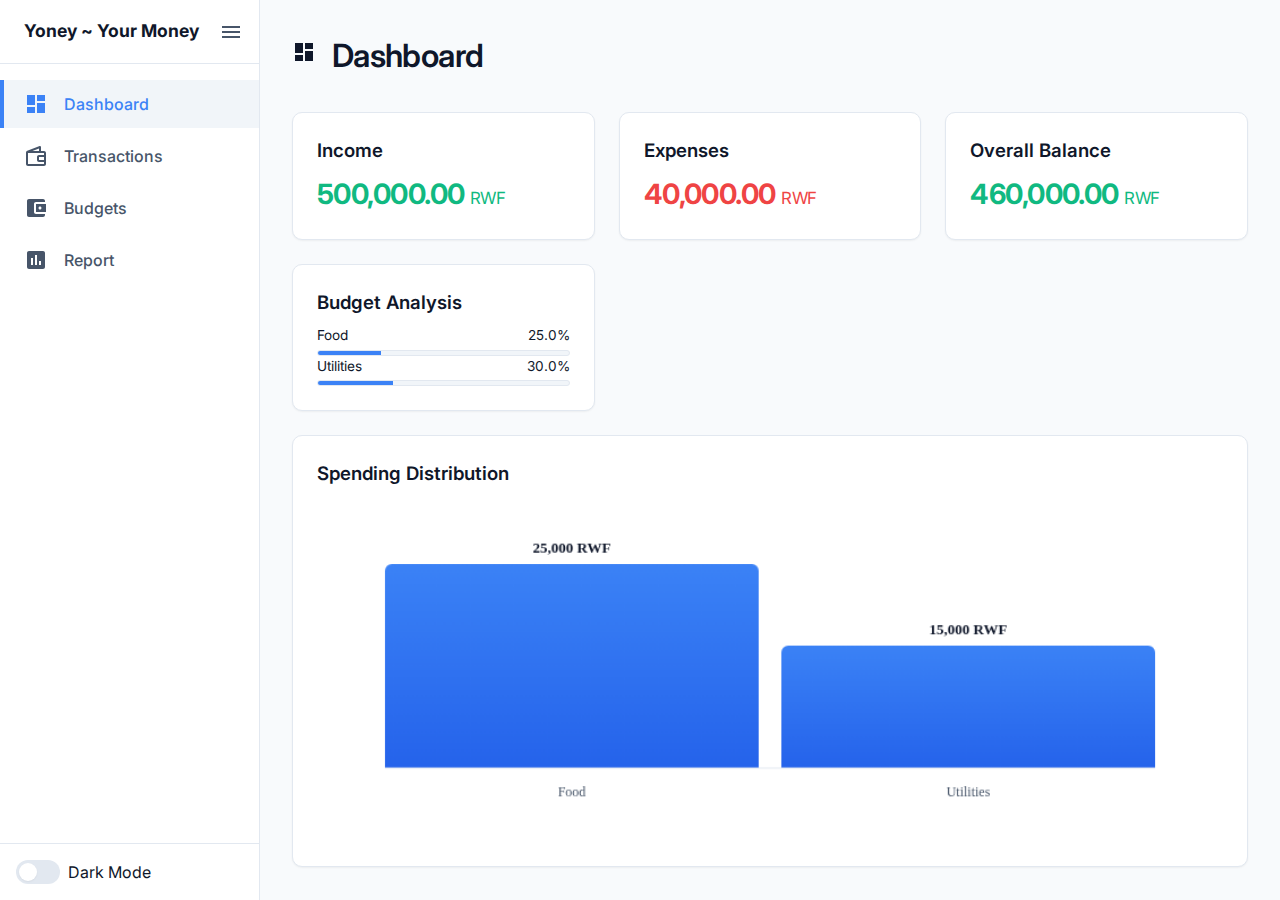
<file: index.html>
<!DOCTYPE html>
<html lang="en">
<head>
  <meta charset="UTF-8">
  <meta name="viewport" content="width=device-width, initial-scale=1.0, maximum-scale=1">
  <title>Student Finance Tracker</title>
  
  <!-- Meta tags for social sharing -->
  <meta property="og:title" content="Student Finance Tracker" />
  <meta property="og:description" content="A powerful, offline-first tool for students to manage their finances." />
  <meta property="og:type" content="website" />

  <!--Stylesheet-->
  <link rel="stylesheet" href="styles/main.css">

  <!-- FaveIcons & Fonts-->
  <link rel="icon" type="image/png" href="/favicon.png" />
  <link href="https://fonts.googleapis.com/css2?family=Inter:wght@400;500;600;700&display=swap" rel="stylesheet">
</head>
<body class="light-theme">

  <!-- Saving Image IDs -->
  <svg style="display: none;">
    <defs>
      <g id="icon-menu"><path d="M3 18h18v-2H3v2zm0-5h18v-2H3v2zm0-7v2h18V6H3z"/></g>
      <g id="icon-dashboard"><path d="M3 13h8V3H3v10zm0 8h8v-6H3v6zm10 0h8V11h-8v10zm0-18v6h8V3h-8z"/></g>
      <g id="icon-transactions"><path d="M20 7h-3V3c0-.33-.16-.64-.43-.82a.98.98 0 0 0-.92-.11L3.28 6.82C2.51 7.11 2 7.87 2 8.69V20c0 1.1.9 2 2 2h16c1.1 0 2-.9 2-2V9c0-1.1-.9-2-2-2m-5-2.54V7H8.39zM4 20V9h16v2h-5c-1.1 0-2 .9-2 2v3c0 1.1.9 2 2 2h5v2zm16-4h-5v-3h5z"/></g>
      <g id="icon-budgets"><path d="M21 18v1c0 1.1-.9 2-2 2H5c-1.11 0-2-.9-2-2V5c0-1.1.89-2 2-2h14c1.1 0 2 .9 2 2v1h-9c-1.11 0-2 .9-2 2v8c0 1.1.89 2 2 2h9zm-9-2h10V8H12v8zm4-2.5c-.83 0-1.5-.67-1.5-1.5s.67-1.5 1.5-1.5 1.5.67 1.5 1.5-.67 1.5-1.5 1.5z"/></g>
      <g id="icon-report"><path d="M19 3H5c-1.1 0-2 .9-2 2v14c0 1.1.9 2 2 2h14c1.1 0 2-.9 2-2V5c0-1.1-.9-2-2-2zM9 17H7v-7h2v7zm4 0h-2V7h2v10zm4 0h-2v-4h2v4z"/></g>
    </defs>
  </svg>

  <a href="#main-content" class="skip-link">Skip to main content</a>
  <div aria-live="polite" id="aria-live-region" class="visually-hidden"></div>

  <!--Main Application Container-->
  <div class="app-container">

    <!-- My Awesome Sidebar Navigation-->
    <aside class="sidebar" id="sidebar">
      <div class="sidebar-header">
        <div class="logo-text">Yoney ~ Your Money</div>
        
        <button id="toggle-sidebar" aria-label="Toggle Sidebar" class="icon-btn">
          <svg class="icon"><use href="#icon-menu"></use></svg>
        </button>
      </div>
      <nav class="sidebar-nav">
        <a href="#dashboard" class="nav-link active" data-page="dashboard">
          <svg class="icon"><use href="#icon-dashboard"></use></svg>
          <span class="link-text">Dashboard</span>
        </a>
        <a href="#transactions" class="nav-link" data-page="transactions">
          <svg class="icon"><use href="#icon-transactions"></use></svg>
          <span class="link-text">Transactions</span>
        </a>
        <a href="#budgets" class="nav-link" data-page="budgets">
          <svg class="icon"><use href="#icon-budgets"></use></svg>
          <span class="link-text">Budgets</span>
        </a>
        <a href="#report" class="nav-link" data-page="report">
          <svg class="icon"><use href="#icon-report"></use></svg>
          <span class="link-text">Report</span>
        </a>
      </nav>
      <div class="sidebar-footer">
        <div class="theme-switch-wrapper">
          <label class="theme-switch" for="checkbox">
            <input type="checkbox" id="checkbox" aria-label="Toggle Dark Mode" />
            <div class="slider round"></div>
          </label>
          <span class="theme-text">Dark Mode</span>
        </div>
      </div>
    </aside>
    
    <!-- Main Content Area -->
    <main id="main-content" class="main-content">
      <!-- Dashboard Page -->
      <section id="page-dashboard" class="page active">
        <header class="page-header">
          <h1>
            <svg class="icon-lg"><use href="#icon-dashboard"></use></svg>
            Dashboard
          </h1>
        </header>
        <div class="dashboard-grid">
          <article class="card elevate hover-elevate">
            <h3>Income</h3>
            <p id="dash-income" class="stat text-success" data-testid="text-income">0 RWF</p>
          </article>
          <article class="card elevate hover-elevate">
            <h3>Expenses</h3>
            <p id="dash-expenses" class="stat text-danger" data-testid="text-expenses">0 RWF</p>
          </article>
          <article class="card elevate hover-elevate">
            <h3>Overall Balance</h3>
            <p id="dash-balance" class="stat" data-testid="text-balance">0 RWF</p>
          </article>
          <article class="card elevate hover-elevate budget-analysis-card">
            <h3>Budget Analysis</h3>
            <div id="dash-budget-analysis" data-testid="list-budget-analysis">
              <p class="text-secondary">No budgets defined</p>
            </div>
          </article>
          <!-- Graph for  Expenses: -->
          <article class="card elevate hover-elevate spending-chart-card" style="grid-column: 1 / -1;">
            <h3>Spending Distribution</h3>
            <canvas id="spending-chart" width="800" height="300" style="width: 100%; height: auto;"></canvas>
          </article>
        </div>
      </section>

      <!-- Transactions Page -->
      <section id="page-transactions" class="page hidden">
        <header class="page-header">
          <h1>
            <svg class="icon-lg"><use href="#icon-transactions"></use></svg>
            Transactions
          </h1>
        </header>
        
        <div class="transactions-layout">
          <article class="card form-card elevate">
            <h2>Add Transaction</h2>
            <form id="form-transaction" novalidate>
              <div class="form-group">
                <label for="txn-type">Type</label>
                <select id="txn-type" name="type" required aria-describedby="type-error" data-testid="select-type">
                  <option value="debit">Expense (Credit)</option>
                  <option value="credit">Income (Debit)</Data></option>
                </select>
                <span class="error-msg" id="type-error" role="alert"></span>
              </div>
              
              <div class="form-group" id="budget-group">
                <label for="txn-category">Budget Category</label>
                <select id="txn-category" name="category" required aria-describedby="category-error" data-testid="select-category">
                </select>
                <span class="error-msg" id="category-error" role="alert"></span>
              </div>

              <div class="form-group">
                <label for="txn-desc">Description</label>
                <input type="text" id="txn-desc" name="description" required aria-describedby="desc-error" data-testid="input-desc">
                <span class="error-msg" id="desc-error" role="alert"></span>
              </div>

              <div class="form-group">
                <label for="txn-sender">Sender/Recipient</label>
                <input type="text" id="txn-sender" name="senderRecipient" required aria-describedby="sender-error" data-testid="input-sender">
                <span class="error-msg" id="sender-error" role="alert"></span>
              </div>

              <div class="form-group">
                <label for="txn-amount">Amount (RWF)</label>
                <input type="number" step="0.01" id="txn-amount" name="amount" required aria-describedby="amount-error" data-testid="input-amount">
                <span class="error-msg" id="amount-error" role="alert"></span>
              </div>

              <div class="form-group">
                <label for="txn-date">Date</label>
                <input type="date" id="txn-date" name="date" required aria-describedby="date-error" data-testid="input-date">
                <span class="error-msg" id="date-error" role="alert"></span>
              </div>

              <button type="submit" class="btn btn-primary" data-testid="button-add-txn">Add Transaction</button>
            </form>
          </article>

          <article class="card list-card elevate">
            <div class="list-header">
              <h2>Transaction List</h2>
              <div class="search-sort-controls">
                <div class="search-box">
                  <label for="search-txn" class="visually-hidden">Regex Search</label>
                  <input type="text" id="search-txn" placeholder="Search..." aria-describedby="search-error" data-testid="input-search">
                  <span id="search-error" class="error-msg" role="alert"></span>
                </div>
                <div class="sort-box">
                  <select id="sort-txn" data-testid="select-sort">
                    <option value="" disabled selected>Sort by...</option>
                    <option value="date-desc">Date (Newest)</option>
                    <option value="date-asc">Date (Oldest)</option>
                    <option value="desc-asc">Description (A-Z)</option>
                    <option value="amount-desc">Amount (High to Low)</option>
                  </select>
                </div>
              </div>
            </div>
            
            <div class="table-responsive">
              <table id="table-transactions" class="table">
                <thead>
                  <tr>
                    <th>Date</th>
                    <th>Description</th>
                    <th>Category</th>
                    <th>Sender/Recipient</th>
                    <th>Amount</th>
                    <th>Actions</th>
                  </tr>
                </thead>
                <tbody id="tbody-transactions" data-testid="list-transactions">
                </tbody>
              </table>
            </div>
            <div id="mobile-transactions" class="mobile-list hidden">
            </div>
          </article>
        </div>
      </section>

      <!-- Budgeting Page -->
      <section id="page-budgets" class="page hidden">
        <header class="page-header">
          <h1>
            <svg class="icon-lg"><use href="#icon-budgets"></use></svg>
            Budgets
          </h1>
        </header>
        <div class="budgets-grid" id="budgets-container" data-testid="list-budgets">
        </div>
        <article class="card elevate budget-add-card mt-4">
          <h2>+ Add Budget</h2>
          <form id="form-budget" class="flex-form" novalidate>
             <div class="form-group">
                <label for="bud-name">Name (Letters only)</label>
                <input type="text" id="bud-name" name="name" required aria-describedby="bud-name-error" data-testid="input-bud-name">
                <span class="error-msg" id="bud-name-error" role="alert"></span>
             </div>
             <div class="form-group">
                <label for="bud-limit">Limit (RWF)</label>
                <input type="number" id="bud-limit" name="limit" required aria-describedby="bud-limit-error" data-testid="input-bud-limit">
                <span class="error-msg" id="bud-limit-error" role="alert"></span>
             </div>
             <button type="submit" class="btn btn-primary" data-testid="button-add-budget">Create</button>
          </form>
        </article>
      </section>

      <!-- Report & Data Import/Export Page-->
      <section id="page-report" class="page hidden">
        <header class="page-header">
          <h1>
            <svg class="icon-lg"><use href="#icon-report"></use></svg>
            Report & Data
          </h1>
        </header>
        <div class="report-grid">
          <article class="card elevate">
            <h2>Export Data</h2>
            <p>Download your transactions and budgets as a JSON file.</p>
            <button id="btn-export-json" class="btn btn-secondary mt-2" data-testid="button-export">Export JSON</button>
            <button id="btn-export-csv" class="btn btn-secondary mt-2" data-testid="button-export-csv">Export CSV</button>
          </article>
          
          <article class="card elevate">
            <h2>Import JSON</h2>
            <p>Upload a previously exported JSON file to restore data.</p>
            <input type="file" id="file-import-json" accept=".json" class="file-input mt-2" data-testid="input-import-json">
            <div id="import-json-msg" aria-live="polite" class="mt-2"></div>
          </article>

          <article class="card elevate">
            <h2>Import CSV</h2>
            <p>Import transactions from a CSV file.</p>
            <input type="file" id="file-import-csv" accept=".csv" class="file-input mt-2" data-testid="input-import-csv">
            <div id="import-csv-msg" aria-live="polite" class="mt-2"></div>
          </article>
        </div>
      </section>

    </main>
  </div>
  
  <script type="module" src="scripts/main.js"></script>
</body>
</html>
</file>
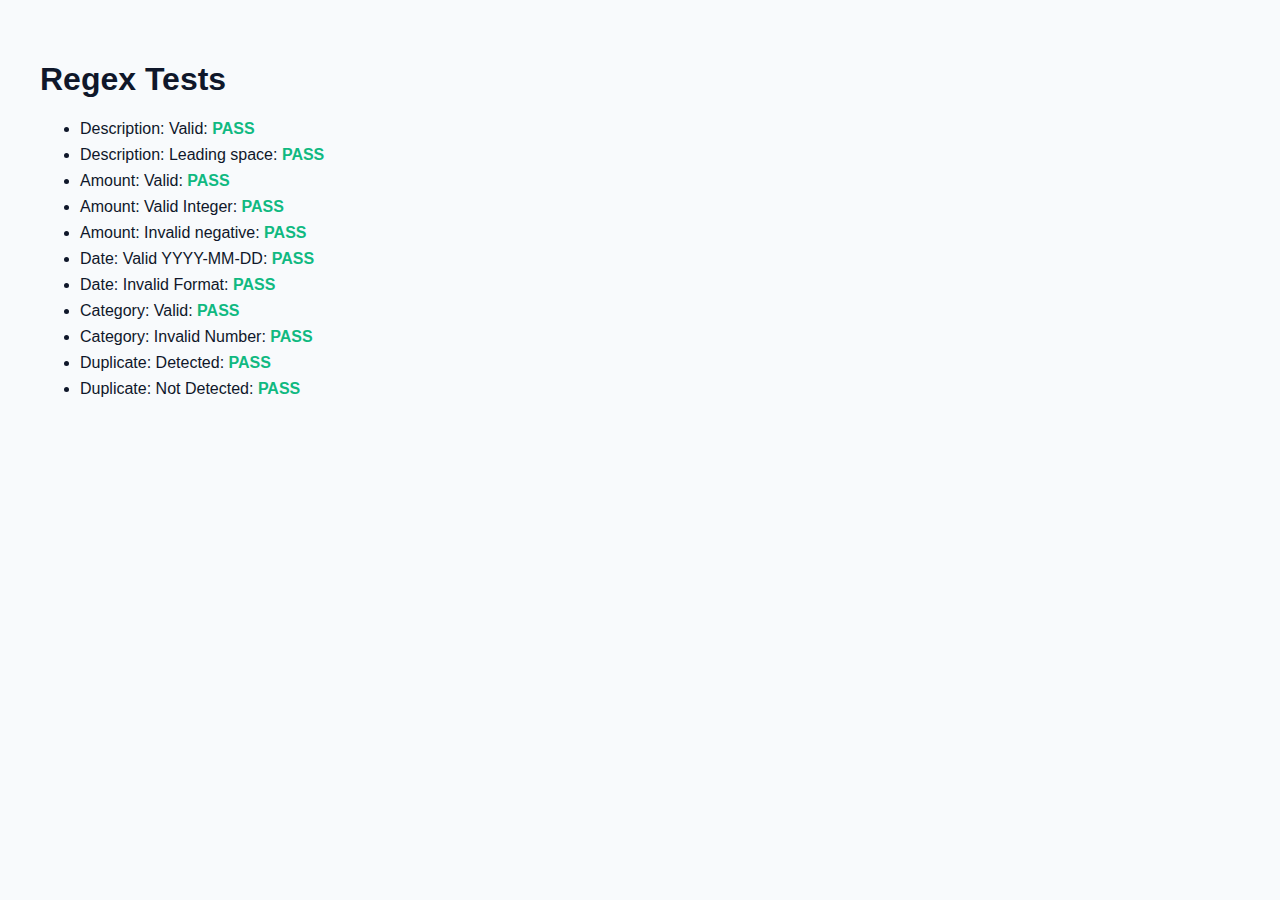
<file: tests.html>
<!DOCTYPE html>
<html lang="en">
<head>
  <meta charset="UTF-8">
  <title>Regex Tests</title>
  <style>
    body { font-family: sans-serif; padding: 2rem; background: #f8fafc; color: #0f172a; }
    .pass { color: #10b981; font-weight: bold; }
    .fail { color: #ef4444; font-weight: bold; }
    li { margin-bottom: 0.5rem; }
  </style>
</head>
<body>
  <h1>Regex Tests</h1>
  <ul id="results"></ul>
  <script type="module">
    import { regexRules } from '/scripts/validators.js';

    function assert(name, condition) {
      const li = document.createElement('li');
      li.innerHTML = `${name}: <span class="${condition ? 'pass' : 'fail'}">${condition ? 'PASS' : 'FAIL'}</span>`;
      document.getElementById('results').appendChild(li);
    }

    // Description
    assert('Description: Valid', regexRules.description.test('Grocery Shopping'));
    assert('Description: Leading space', !regexRules.description.test(' Grocery'));
    
    // Amount
    assert('Amount: Valid', regexRules.amount.test('150.50'));
    assert('Amount: Valid Integer', regexRules.amount.test('100'));
    assert('Amount: Invalid negative', !regexRules.amount.test('-100'));

    // Date
    assert('Date: Valid YYYY-MM-DD', regexRules.date.test('2023-12-31'));
    assert('Date: Invalid Format', !regexRules.date.test('31-12-2023'));

    // Category
    assert('Category: Valid', regexRules.category.test('Food-Drinks'));
    assert('Category: Invalid Number', !regexRules.category.test('Food123'));

    // Advanced Duplicate
    assert('Duplicate: Detected', regexRules.duplicateWord.test('the the'));
    assert('Duplicate: Not Detected', !regexRules.duplicateWord.test('the other'));
  </script>
</body>
</html>
</file>
<file: styles/main.css>
/*Base Styles*/

:root {
  --font-primary: 'Inter', sans-serif;
  --spacing-xs: 0.25rem;
  --spacing-sm: 0.5rem;
  --spacing-md: 1rem;
  --spacing-lg: 1.5rem;
  --spacing-xl: 2rem;
  
  --radius-sm: 6px;
  --radius-md: 10px;
  --radius-lg: 16px;
  
  --transition-fast: 0.15s cubic-bezier(0.4, 0, 0.2, 1);
  --transition-normal: 0.3s cubic-bezier(0.4, 0, 0.2, 1);
}

.light-theme {
  --bg-body: #f8fafc;
  --bg-surface: #ffffff;
  --bg-sidebar: #ffffff;
  --bg-hover: #f1f5f9;
  
  --text-primary: #0f172a;
  --text-secondary: #475569;
  --text-inverse: #ffffff;
  
  --border-color: #e2e8f0;
  
  --color-primary: #3b82f6;
  --color-primary-hover: #2563eb;
  --color-success: #10b981;
  --color-danger: #ef4444;
  --color-warning: #f59e0b;
  
  --shadow-sm: 0 1px 2px 0 rgba(0, 0, 0, 0.05);
  --shadow-md: 0 4px 6px -1px rgba(0, 0, 0, 0.1), 0 2px 4px -1px rgba(0, 0, 0, 0.06);
  --shadow-lg: 0 10px 15px -3px rgba(0, 0, 0, 0.1), 0 4px 6px -2px rgba(0, 0, 0, 0.05);
}

.dark-theme {
  --bg-body: #0f172a;
  --bg-surface: #1e293b;
  --bg-sidebar: #1e293b;
  --bg-hover: #334155;
  
  --text-primary: #f8fafc;
  --text-secondary: #94a3b8;
  --text-inverse: #ffffff;
  
  --border-color: #334155;
  
  --color-primary: #3b82f6;
  --color-primary-hover: #60a5fa;
  --color-success: #34d399;
  --color-danger: #f87171;
  --color-warning: #fbbf24;
  
  --shadow-sm: 0 1px 2px 0 rgba(0, 0, 0, 0.3);
  --shadow-md: 0 4px 6px -1px rgba(0, 0, 0, 0.4), 0 2px 4px -1px rgba(0, 0, 0, 0.2);
  --shadow-lg: 0 10px 15px -3px rgba(0, 0, 0, 0.5), 0 4px 6px -2px rgba(0, 0, 0, 0.3);
}

* {
  box-sizing: border-box;
  margin: 0;
  padding: 0;
}

body {
  font-family: var(--font-primary);
  background-color: var(--bg-body);
  color: var(--text-primary);
  line-height: 1.5;
  transition: background-color var(--transition-normal), color var(--transition-normal);
  -webkit-font-smoothing: antialiased;
}

h1, h2, h3, h4, h5, h6 {
  color: var(--text-primary);
  margin-bottom: var(--spacing-sm);
  font-weight: 600;
}

a {
  text-decoration: none;
  color: var(--color-primary);
}

ul {
  list-style: none;
}

.visually-hidden {
  position: absolute;
  width: 1px;
  height: 1px;
  padding: 0;
  margin: -1px;
  overflow: hidden;
  clip: rect(0, 0, 0, 0);
  white-space: nowrap;
  border: 0;
}

.skip-link {
  position: absolute;
  top: -40px;
  left: 0;
  background: var(--color-primary);
  color: white;
  padding: 8px;
  z-index: 1000;
  transition: top 0.2s;
}

.skip-link:focus {
  top: 0;
}

:focus-visible {
  outline: 2px solid var(--color-primary);
  outline-offset: 2px;
}

/* Component & Layout */

/*Component Styles*/
/* Cards */
.card {
  background-color: var(--bg-surface);
  border-radius: var(--radius-md);
  padding: var(--spacing-lg);
  border: 1px solid var(--border-color);
  transition: transform var(--transition-fast), box-shadow var(--transition-fast);
}

.card.elevate {
  box-shadow: var(--shadow-sm);
}

.card.hover-elevate:hover {
  transform: translateY(-4px);
  box-shadow: var(--shadow-lg);
}

/* Typography Utilities */
.stat {
  font-size: 1.75rem;
  font-weight: 700;
  margin-top: var(--spacing-xs);
  letter-spacing: -0.02em;
}
.text-success { color: var(--color-success); }
.text-danger { color: var(--color-danger); }
.text-warning { color: var(--color-warning); }
.text-right { text-align: right; }
.mt-2 { margin-top: var(--spacing-sm); }
.mt-4 { margin-top: var(--spacing-lg); }

/* Icons */
.icon {
  width: 24px;
  height: 24px;
  fill: currentColor;
}
.icon-lg {
  width: 32px;
  height: 32px;
  fill: currentColor;
}
.icon-btn {
  background: none;
  border: none;
  color: var(--text-secondary);
  cursor: pointer;
  padding: var(--spacing-xs);
  display: flex;
  align-items: center;
  justify-content: center;
  transition: color var(--transition-fast);
  border-radius: var(--radius-sm);
}
.icon-btn:hover {
  color: var(--text-primary);
  background-color: var(--bg-hover);
}

/* Navigation Links */
.nav-link {
  display: flex;
  align-items: center;
  gap: var(--spacing-md);
  padding: 12px var(--spacing-lg);
  color: var(--text-secondary);
  font-weight: 500;
  transition: background-color var(--transition-fast), color var(--transition-fast);
  position: relative;
  white-space: nowrap;
}

.nav-link:hover {
  background-color: var(--bg-hover);
  color: var(--text-primary);
}

.nav-link.active {
  background-color: var(--bg-hover);
  color: var(--color-primary);
  border-left: 4px solid var(--color-primary);
  padding-left: calc(var(--spacing-lg) - 4px);
}

.sidebar.collapsed .link-text {
  display: none;
}

/* Theme Switch */
.theme-switch-wrapper {
  display: flex;
  align-items: center;
  gap: var(--spacing-sm);
}

.theme-switch {
  position: relative;
  display: inline-block;
  width: 44px;
  height: 24px;
}

.theme-switch input {
  opacity: 0;
  width: 0;
  height: 0;
}

.slider {
  position: absolute;
  cursor: pointer;
  top: 0; left: 0; right: 0; bottom: 0;
  background-color: var(--border-color);
  transition: .4s;
  border-radius: 24px;
}

.slider:before {
  position: absolute;
  content: "";
  height: 18px;
  width: 18px;
  left: 3px;
  bottom: 3px;
  background-color: white;
  transition: .4s;
  border-radius: 50%;
  box-shadow: var(--shadow-sm);
}

input:checked + .slider {
  background-color: var(--color-primary);
}

input:checked + .slider:before {
  transform: translateX(20px);
}

input:focus-visible + .slider {
  box-shadow: 0 0 0 2px var(--bg-surface), 0 0 0 4px var(--color-primary);
}

/* Forms */
.form-group {
  margin-bottom: var(--spacing-md);
}

.form-group label {
  display: block;
  font-weight: 500;
  font-size: 0.9rem;
  margin-bottom: var(--spacing-xs);
  color: var(--text-secondary);
}

.form-group input, 
.form-group select,
.search-box input,
.sort-box select,
.file-input {
  width: 100%;
  padding: 10px 14px;
  border: 1px solid var(--border-color);
  border-radius: var(--radius-sm);
  background-color: var(--bg-surface);
  color: var(--text-primary);
  font-family: inherit;
  font-size: 0.95rem;
  transition: border-color var(--transition-fast), box-shadow var(--transition-fast);
}

.form-group input:focus, 
.form-group select:focus,
.search-box input:focus {
  outline: none;
  border-color: var(--color-primary);
  box-shadow: 0 0 0 3px rgba(59, 130, 246, 0.15);
}

.error-msg {
  display: block;
  color: var(--color-danger);
  font-size: 0.8rem;
  margin-top: 4px;
  min-height: 1.2rem;
  font-weight: 500;
}

input[aria-invalid="true"], select[aria-invalid="true"] {
  border-color: var(--color-danger);
}
input[aria-invalid="true"]:focus, select[aria-invalid="true"]:focus {
  box-shadow: 0 0 0 3px rgba(239, 68, 68, 0.15);
}

.btn {
  display: inline-flex;
  align-items: center;
  justify-content: center;
  padding: 10px 20px;
  border: none;
  border-radius: var(--radius-sm);
  font-weight: 600;
  cursor: pointer;
  text-align: center;
  transition: background-color var(--transition-fast), transform 0.1s, box-shadow var(--transition-fast);
  font-size: 0.95rem;
}

.btn:active {
  transform: scale(0.98);
}

.btn-primary {
  background-color: var(--color-primary);
  color: white;
  box-shadow: var(--shadow-sm);
}

.btn-primary:hover {
  background-color: var(--color-primary-hover);
  box-shadow: var(--shadow-md);
}

.btn-secondary {
  background-color: transparent;
  border: 1px solid var(--border-color);
  color: var(--text-primary);
}

.btn-secondary:hover {
  background-color: var(--bg-hover);
}

.btn-danger {
  background-color: var(--color-danger);
  color: white;
}
.btn-danger:hover {
  background-color: #dc2626;
}

/* Table */
.table-responsive {
  overflow-x: auto;
  border-radius: var(--radius-sm);
  border: 1px solid var(--border-color);
}

.table {
  width: 100%;
  border-collapse: collapse;
  white-space: nowrap;
}

.table th, .table td {
  padding: 14px 16px;
  text-align: left;
  border-bottom: 1px solid var(--border-color);
  font-size: 0.95rem;
}

.table th {
  font-weight: 600;
  color: var(--text-secondary);
  background-color: var(--bg-hover);
  border-bottom: 2px solid var(--border-color);
}

.table tbody tr {
  transition: background-color var(--transition-fast);
}

.table tbody tr:hover {
  background-color: var(--bg-hover);
}

.table tbody tr:last-child td {
  border-bottom: none;
}

/* Search/Sort */
.list-header {
  display: flex;
  flex-direction: column;
  gap: var(--spacing-md);
  margin-bottom: var(--spacing-lg);
}

@media (min-width: 768px) {
  .list-header {
    flex-direction: row;
    justify-content: space-between;
    align-items: center;
  }
}

.search-sort-controls {
  display: flex;
  align-items: center;
  gap: var(--spacing-md);
  flex: 1;
  justify-content: flex-end;
}

.search-box {
  flex: 1;
  max-width: 400px;
}

.sort-box {
  width: 200px;
}

.sort-box select {
  cursor: pointer;
  appearance: none;
  background-image: url("data:image/svg+xml,%3Csvg xmlns='http://www.w3.org/2000/svg' width='16' height='16' viewBox='0 0 24 24' fill='none' stroke='currentColor' stroke-width='2' stroke-linecap='round' stroke-linejoin='round'%3E%3Cpath d='m6 9 6 6 6-6'/%3E%3C/svg%3E");
  background-repeat: no-repeat;
  background-position: right 12px center;
  padding-right: 40px;
}

/* Marks for search highlight */
mark {
  background-color: #fef08a;
  color: #854d0e;
  padding: 0 4px;
  border-radius: 4px;
  font-weight: 500;
}
.dark-theme mark {
  background-color: #854d0e;
  color: #fef08a;
}

/* Budget Tiles */
.budget-tile {
  display: flex;
  flex-direction: column;
  gap: var(--spacing-md);
}

.budget-header {
  display: flex;
  align-items: center;
  gap: var(--spacing-md);
}

.budget-img {
  width: 48px;
  height: 48px;
  background-color: var(--bg-hover);
  border-radius: var(--radius-md);
  display: flex;
  align-items: center;
  justify-content: center;
  font-size: 1.5rem;
  border: 1px solid var(--border-color);
}

.budget-info {
  flex: 1;
}

.budget-name {
  font-weight: 600;
  font-size: 1.1rem;
}

.budget-stats {
  font-size: 0.9rem;
  color: var(--text-secondary);
  margin-top: 2px;
}

.progress-bar {
  height: 10px;
  background-color: var(--bg-hover);
  border-radius: 5px;
  overflow: hidden;
  border: 1px solid var(--border-color);
}

.progress-fill {
  height: 100%;
  background-color: var(--color-primary);
  transition: width 0.8s cubic-bezier(0.4, 0, 0.2, 1);
}
.progress-fill.warning { background-color: var(--color-warning); }
.progress-fill.danger { background-color: var(--color-danger); }

/* Lists */
.list-unstyled {
  padding-left: 0;
}
.list-unstyled li {
  padding: var(--spacing-sm) 0;
  border-bottom: 1px solid var(--border-color);
}
.list-unstyled li:last-child {
  border-bottom: none;
}

/* Layout Styles */
.app-container {
  display: flex;
  min-height: 100vh;
}

/* Sidebar */
.sidebar {
  width: 260px;
  background-color: var(--bg-sidebar);
  border-right: 1px solid var(--border-color);
  display: flex;
  flex-direction: column;
  transition: width var(--transition-normal), transform var(--transition-normal);
  z-index: 100;
  position: sticky;
  top: 0;
  height: 100vh;
}

.sidebar.collapsed {
  width: 76px;
}

.sidebar-header {
  padding: var(--spacing-md) var(--spacing-lg);
  display: flex;
  align-items: center;
  gap: var(--spacing-md);
  border-bottom: 1px solid var(--border-color);
  height: 64px;
}

.sidebar-header .logo-text {
  font-weight: 700;
  font-size: 1.1rem;
  white-space: nowrap;
}

.sidebar.collapsed .logo-text {
  display: none;
}

.sidebar-nav {
  flex: 1;
  padding: var(--spacing-md) 0;
  display: flex;
  flex-direction: column;
  gap: 4px;
}

.sidebar-footer {
  padding: var(--spacing-md);
  border-top: 1px solid var(--border-color);
}

.sidebar.collapsed .theme-text {
  display: none;
}

/* Main Content */
.main-content {
  flex: 1;
  padding: var(--spacing-xl);
  overflow-y: auto;
  max-width: 100%;
}

.page {
  display: none;
  animation: fadeIn 0.4s ease-out;
}

.page.active {
  display: block;
}

@keyframes fadeIn {
  from { opacity: 0; transform: translateY(10px); }
  to { opacity: 1; transform: translateY(0); }
}

.page-header {
  margin-bottom: var(--spacing-xl);
}

.page-header h1 {
  display: flex;
  align-items: center;
  gap: var(--spacing-sm);
  font-size: 2rem;
  letter-spacing: -0.02em;
}

/* Grids */
.dashboard-grid {
  display: grid;
  grid-template-columns: repeat(auto-fit, minmax(250px, 1fr));
  gap: var(--spacing-lg);
}

.transactions-layout {
  display: grid;
  grid-template-columns: 1fr;
  gap: var(--spacing-lg);
  align-items: start;
}

@media (min-width: 1024px) {
  .transactions-layout {
    grid-template-columns: 380px 1fr;
  }
}

.budgets-grid {
  display: grid;
  grid-template-columns: repeat(auto-fill, minmax(300px, 1fr));
  gap: var(--spacing-lg);
}

.report-grid {
  display: grid;
  grid-template-columns: repeat(auto-fit, minmax(300px, 1fr));
  gap: var(--spacing-lg);
}

/* Responsive */
@media (max-width: 768px) {
  .sidebar {
    position: fixed;
    transform: translateX(-100%);
  }
  .sidebar.mobile-open {
    transform: translateX(0);
  }
  .main-content {
    padding: var(--spacing-lg) var(--spacing-md);
    margin-top: 64px;
  }
  .app-container {
    flex-direction: column;
  }
  .app-container::before {
    content: "Finance Tracker";
    display: flex;
    align-items: center;
    padding: 0 60px;
    height: 64px;
    background: var(--bg-surface);
    border-bottom: 1px solid var(--border-color);
    font-weight: 700;
    position: fixed;
    top: 0;
    left: 0;
    right: 0;
    z-index: 90;
    color: var(--text-primary);
  }
  .sidebar-header .icon-btn {
    position: fixed;
    top: 14px;
    left: 14px;
    z-index: 1000;
    background: var(--bg-surface);
    border-radius: var(--radius-sm);
  }
  
  .table-responsive table {
    display: none;
  }
  .mobile-list {
    display: flex;
    flex-direction: column;
    gap: var(--spacing-sm);
  }
}

@media (min-width: 769px) {
  .mobile-list {
    display: none !important;
  }
}

/* Darkmode theme */
/* Themes CSS - Extends Base Variables */
.dark-theme img {
  opacity: .9;
  transition: opacity var(--transition-normal);
}

.dark-theme img:hover {
  opacity: 1;
}
</file>
